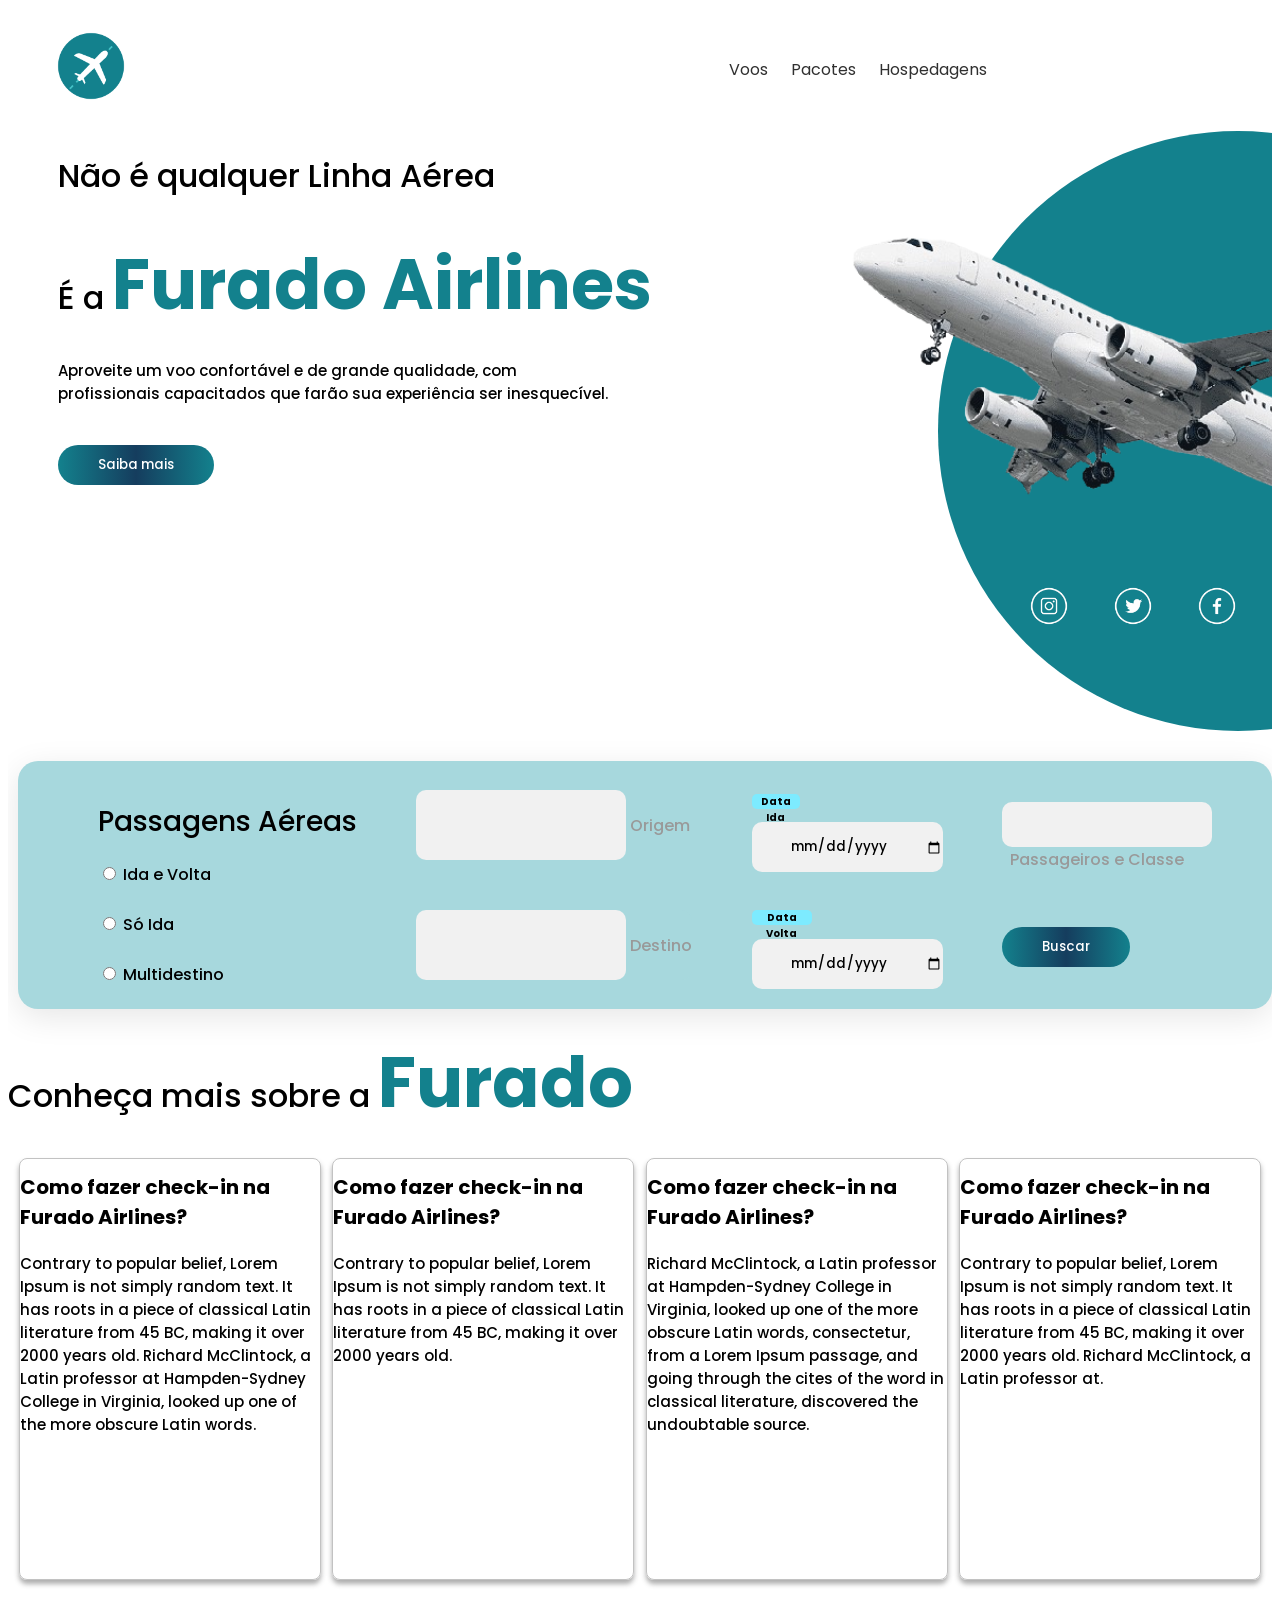
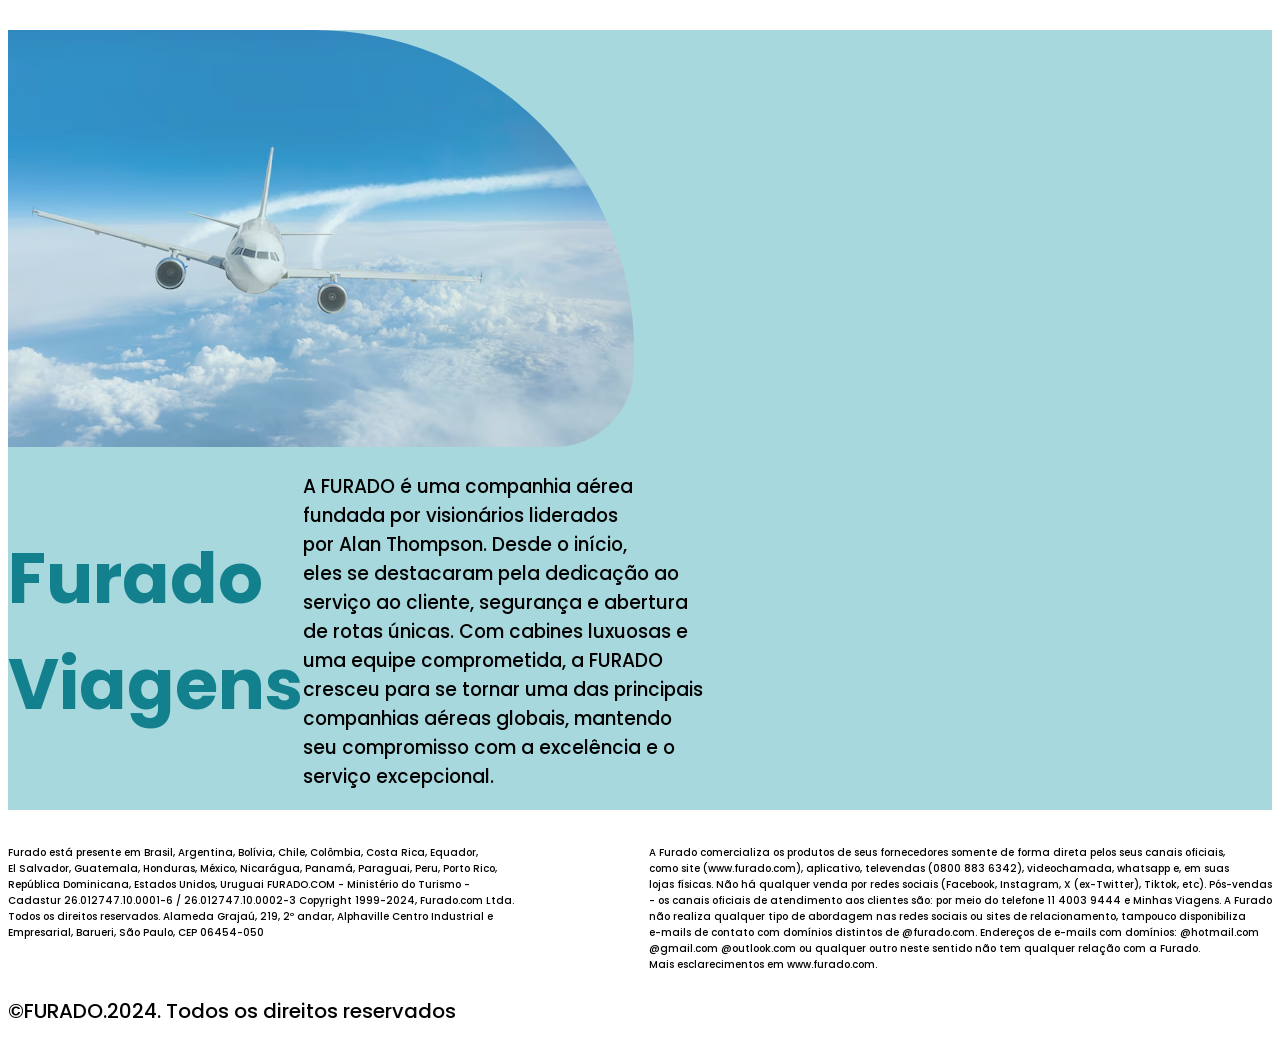
<file: index.html>
<!DOCTYPE html>
<html lang="pt-br">
<head>
    <meta charset="UTF-8">
    <meta name="viewport" content="width=device-width, initial-scale=1.0">
    <!--GOOGLE FONTS-->
    <link rel="preconnect" href="https://fonts.googleapis.com">
<link rel="preconnect" href="https://fonts.gstatic.com" crossorigin>
<link href="https://fonts.googleapis.com/css2?family=Poppins:ital,wght@0,100;0,200;0,300;0,400;0,500;0,600;0,700;0,800;0,900;1,100;1,200;1,300;1,400;1,500;1,600;1,700;1,800;1,900&display=swap" rel="stylesheet">
<link rel="stylesheet" href="https://cdnjs.cloudflare.com/ajax/libs/font-awesome/5.13.1/css/all.min.css">

    <title>PROJETO</title>
    <link href="css/stylep.css" rel="stylesheet"/>
</head>
<body>
    <header>
        <nav>
            <div class="logo"><img src="imagens/aviao.png" style="height: 2cm;">
            </div><!--logo-->
            <div class="menu">
               <u style="font-weight: bold;"><a href="http://127.0.0.1:5500/projeto2.html">Voos</a>
               <a href="http://127.0.0.1:5500/projeto3.html">Pacotes</a>
               <a href="http://127.0.0.1:5500/projeto4.html">Hospedagens</a></u>
               </div>
            </nav>
        </header>
        <div class="texto-sobre">
            <div class="text1"><h1>Não é qualquer Linha Aérea <p></p> É a <span style="color: #13818d; font-weight: bold;font-size: 70px;">   Furado Airlines</span></h1>
            <p style="font-size: 15px;">Aproveite um voo confortável e de grande qualidade, com <br>profissionais capacitados que farão sua experiência ser inesquecível.</br></p>
        <br> 
        <div class="botao">
            <a href="#researchbox"><button style="cursor: pointer;">Saiba mais</button></a>
        </div> 
    </div>
        <div class="bolazul"> <img src="/imagens/aviaoreal-removebg-preview.png"></div>
        <div class="socialmedia" id="socialmedia"> 
            <a href="https://www.instagram.com/latamairlines?utm_source=ig_web_button_share_sheet&igsh=ZDNlZDc0MzIxNw==">
                <img src="/imagens/insta.png" height="50px"></a>
            <a href="https://twitter.com/LATAM_BRA?ref_src=twsrc%5Egoogle%7Ctwcamp%5Eserp%7Ctwgr%5Eauthor">
                <img src="/imagens/twitter-removebg-preview.png" height="50px"></a>
            <a href="https://www.facebook.com/LATAMBrasil/?locale=pt_BR"><img src="/imagens/facebook.png" height="50px"></a>
        </div>
    </div>
     <div class="paidapesquisa">
    <div class="caixapesquisa" id="researchbox">
    <div class="caixa1">
        <h1 style="font-size: 28px;">Passagens Aéreas</h1>
        <input type="radio" name="tipo" value="Ida e volta"/> Ida e Volta  <br><br>
      <input type="radio" name="tipo" value="So Ida"/> Só Ida <br><br>
     <input type="radio" name="tipo" value="Multidestino" /> Multidestino
    </div>
    <div class="caixa2">
        <div class="caixa21">
          <div class="infos1">
        <input type="text" id="origem" class="campo1" placeholder="">
        <label for="origem" class="tag1">Origem</label>
    </div>
    <br> <br>
        <div class="infos2">
            <input type="text" id="destino" class="campo2" placeholder="">
            <label for="destino" class="tag2">Destino</label>
        </div>
        </div>
    </div>
    
        <div class="caixa22">
        <div class="calendário">
            <h4 style="font-size: 10px;">Data Ida</h4>
            <input type="date">
        </div>
        <br>
        <div class="calendário2">
            <h4 style="font-size: 10px;">Data Volta</h4>
            <input type="date">
        </div>
        </div>
        <div class="caixa23">
        <div class="passageiroseclasse">
            <input type="text" id="Passageirosclasse" class="campopc" placeholder="">
            <label for="passageiros e classe" class="campopc2">Passageiros e Classe</label>
        </div>
        <br> <br> <br>
        <div class="buscar">
            <a href="http://127.0.0.1:5500/paglogin.html"><button>Buscar</button></a> 
        </div>
    </div>
     </div>
    </div>

<div class="conheçamais">
    <h1>Conheça mais sobre a <span style="color: #13818d; font-weight: bold;font-size: 70px;">Furado</span></h1>
   </div>
<div class="informaçõesadd">
    <div class="cardsinform">
     <div class="conteudocard">
         <h1 style="font-size: 20px; font-weight: bold;">Como fazer check-in na Furado Airlines?</h1>
         <h4 style="font-size: 15px;">Contrary to popular belief, Lorem Ipsum is not simply random text. 
         It has roots in a piece of classical Latin literature from 45 BC,
          making it over 2000 years old. 
         Richard McClintock, a Latin professor at
          Hampden-Sydney College in Virginia, looked up one of the more obscure Latin words.</h4>
     </div>
    </div>
    <div class="cardsinform2">
        <div class="conteudocard2">
            <h1 style="font-size: 20px; font-weight: bold;">Como fazer check-in na Furado Airlines?</h1>
            <h4 style="font-size: 15px;">Contrary to popular belief, Lorem Ipsum is not simply random text. 
            It has roots in a piece of classical Latin literature from 45 BC,
             making it over 2000 years old. 
          </h4>
        </div>
       </div>
       <div class="cardsinform3">
        <div class="conteudocard3">
            <h1 style="font-size: 20px; font-weight: bold;">Como fazer check-in na Furado Airlines?</h1>
            <h4 style="font-size: 15px;">
            Richard McClintock, a Latin professor at
             Hampden-Sydney College in Virginia, looked up one of the more obscure Latin words, consectetur,
             from a Lorem Ipsum passage, and going through the cites of the word in classical literature, 
             discovered the undoubtable source.</h4>
        </div>
       </div>
       <div class="cardsinform4">
        <div class="conteudocard4">
            <h1 style="font-size: 20px; font-weight: bold;">Como fazer check-in na Furado Airlines?</h1>
            <h4 style="font-size: 15px;">Contrary to popular belief, Lorem Ipsum is not simply random text. 
            It has roots in a piece of classical Latin literature from 45 BC,
             making it over 2000 years old. 
            Richard McClintock, a Latin professor at.</h4>
        </div>
       </div>
    </div>
<br> <br>
    <div class="promoçao">
        <div class="imagempromo">
            <img src="imagens/aviao-no-ceu-sobre-o-ceu-nublado-700-8141.jpg" alt="">
        </div>
        <div class="textopromo">
            <div class="textopromo1">
        <H1 style="color: #13818d; font-weight: bold;font-size: 70px;">Furado <br> Viagens</H1>
    </div>
        <br><br> <br>
        <div class="textopromo2">
        <h3>A FURADO é uma companhia aérea <br> fundada por visionários liderados <br>por Alan Thompson. Desde o início, <br> eles se destacaram  pela dedicação ao <br>serviço ao cliente, segurança e abertura <br>de rotas únicas. Com cabines luxuosas e <br>uma equipe comprometida, 
             a FURADO <br> cresceu para se tornar uma das 
             principais <br> companhias aéreas globais, mantendo <br> seu compromisso com a excelência e o <br> serviço excepcional.</h3>
            </div>
            </div>
    </div>
    <br>
    <footer>
        <p class="um">Furado está presente em Brasil, Argentina, Bolívia, Chile, Colômbia, Costa Rica, Equador, 
        
            <br> El Salvador, Guatemala, Honduras, México, Nicarágua, Panamá, Paraguai, Peru, Porto Rico, 
            <br> República Dominicana, Estados Unidos, Uruguai
    
            FURADO.COM - Ministério do Turismo - 
            <br> Cadastur 26.012747.10.0001-6 / 26.012747.10.0002-3 Copyright 1999-2024, Furado.com Ltda. 
            <br> Todos os direitos reservados.
            
            Alameda Grajaú, 219, 2º andar, Alphaville Centro Industrial e 
            <br> Empresarial, Barueri, São Paulo, CEP 06454-050</p>
    <p class="dois">
        A Furado comercializa os produtos de seus fornecedores somente de forma direta pelos seus canais oficiais, <br> 
        como site (www.furado.com), aplicativo, televendas (0800 883 6342), videochamada, whatsapp e, em suas <br>
         lojas físicas. Não há qualquer venda por redes sociais (Facebook, Instagram, X (ex-Twitter), Tiktok, etc). Pós-vendas <br>
          - os canais oficiais de atendimento aos clientes são: por meio do telefone 11 4003 9444 e Minhas Viagens. A Furado <br>
           não realiza qualquer tipo de abordagem nas redes sociais ou sites de relacionamento, tampouco disponibiliza <br>
            e-mails de contato com domínios distintos de @furado.com. Endereços de e-mails com domínios: @hotmail.com <br>
             @gmail.com @outlook.com ou qualquer outro neste sentido não tem qualquer relação com a Furado. <br>
              Mais esclarecimentos em www.furado.com.
    </p>        
    </footer>
   <h1 style="font-size: 20px;"> &copy;FURADO.2024. Todos os direitos reservados</h1>
</body>
</html>
</file>
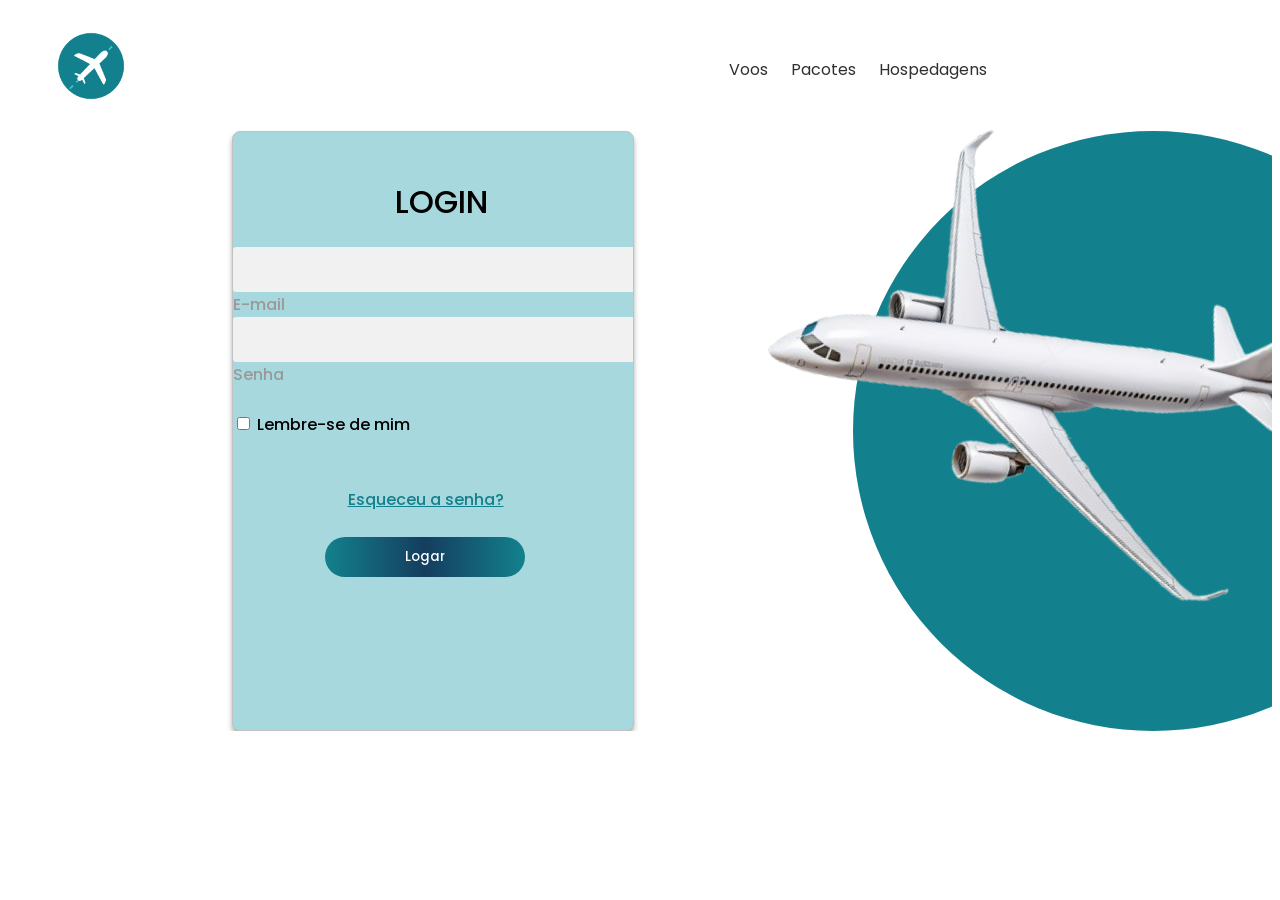
<file: paglogin.html>
<!DOCTYPE html>
<html lang="pt-br">
<head>
    <meta charset="UTF-8">
    <meta name="viewport" content="width=device-width, initial-scale=1.0">
    <!--GOOGLE FONTS-->
    <link rel="preconnect" href="https://fonts.googleapis.com">
<link rel="preconnect" href="https://fonts.gstatic.com" crossorigin>
<link href="https://fonts.googleapis.com/css2?family=Poppins:ital,wght@0,100;0,200;0,300;0,400;0,500;0,600;0,700;0,800;0,900;1,100;1,200;1,300;1,400;1,500;1,600;1,700;1,800;1,900&display=swap" rel="stylesheet">
<link rel="stylesheet" href="https://cdnjs.cloudflare.com/ajax/libs/font-awesome/5.13.1/css/all.min.css">
    <title>PROJETO</title>
    <link href="css/paglogin.css" rel="stylesheet"/>
</head>
<body>
    <header>
        <nav>
            <div class="logo"><a href="http://127.0.0.1:5500/projeto.html"><img src="imagens/aviao.png" style="height: 2cm;"></a>
            </div><!--logo-->
            <div class="menu">
               <u style="font-weight: bold;"><a href="http://127.0.0.1:5500/projeto2.html">Voos</a>
               <a href="http://127.0.0.1:5500/projeto3.html">Pacotes</a>
               <a href="http://127.0.0.1:5500/projeto4.html">Hospedagens</a></u>
               </div>
            </nav>
        </header>
        <div class="elementos">
        <div class="caixalogin">
            <br>
            <H1>LOGIN</H1>
            <div class="container">
                <input type="email" id="username" class="input-field" placeholder="">
                <label for="username" class="input-label">E-mail</label>
            </div>
            <div class="container">
                <input type="password" id="password" class="input-field" placeholder="">
                <label for="password" class="input-label">Senha</label>
            </div>
            <br>
            <div class="save">
                <input type="checkbox"> Lembre-se de mim
            </div> 
            <br> <br>
            <div class="esqueceu">
              <a href=" https://accounts.google.com/signin/recovery">
                Esqueceu a senha?
              </a>
            </div> 
            <br>
            <div class="containerlogin">
              <a href="http://127.0.0.1:5500/projeto2.html">  <button>
                    Logar
                </button>
            </a>
            </div>
        </div>
        <div class="bolazul"> <img src="/imagens/aviaologin.png"></div>
    </div>
</body>
</html>
</file>
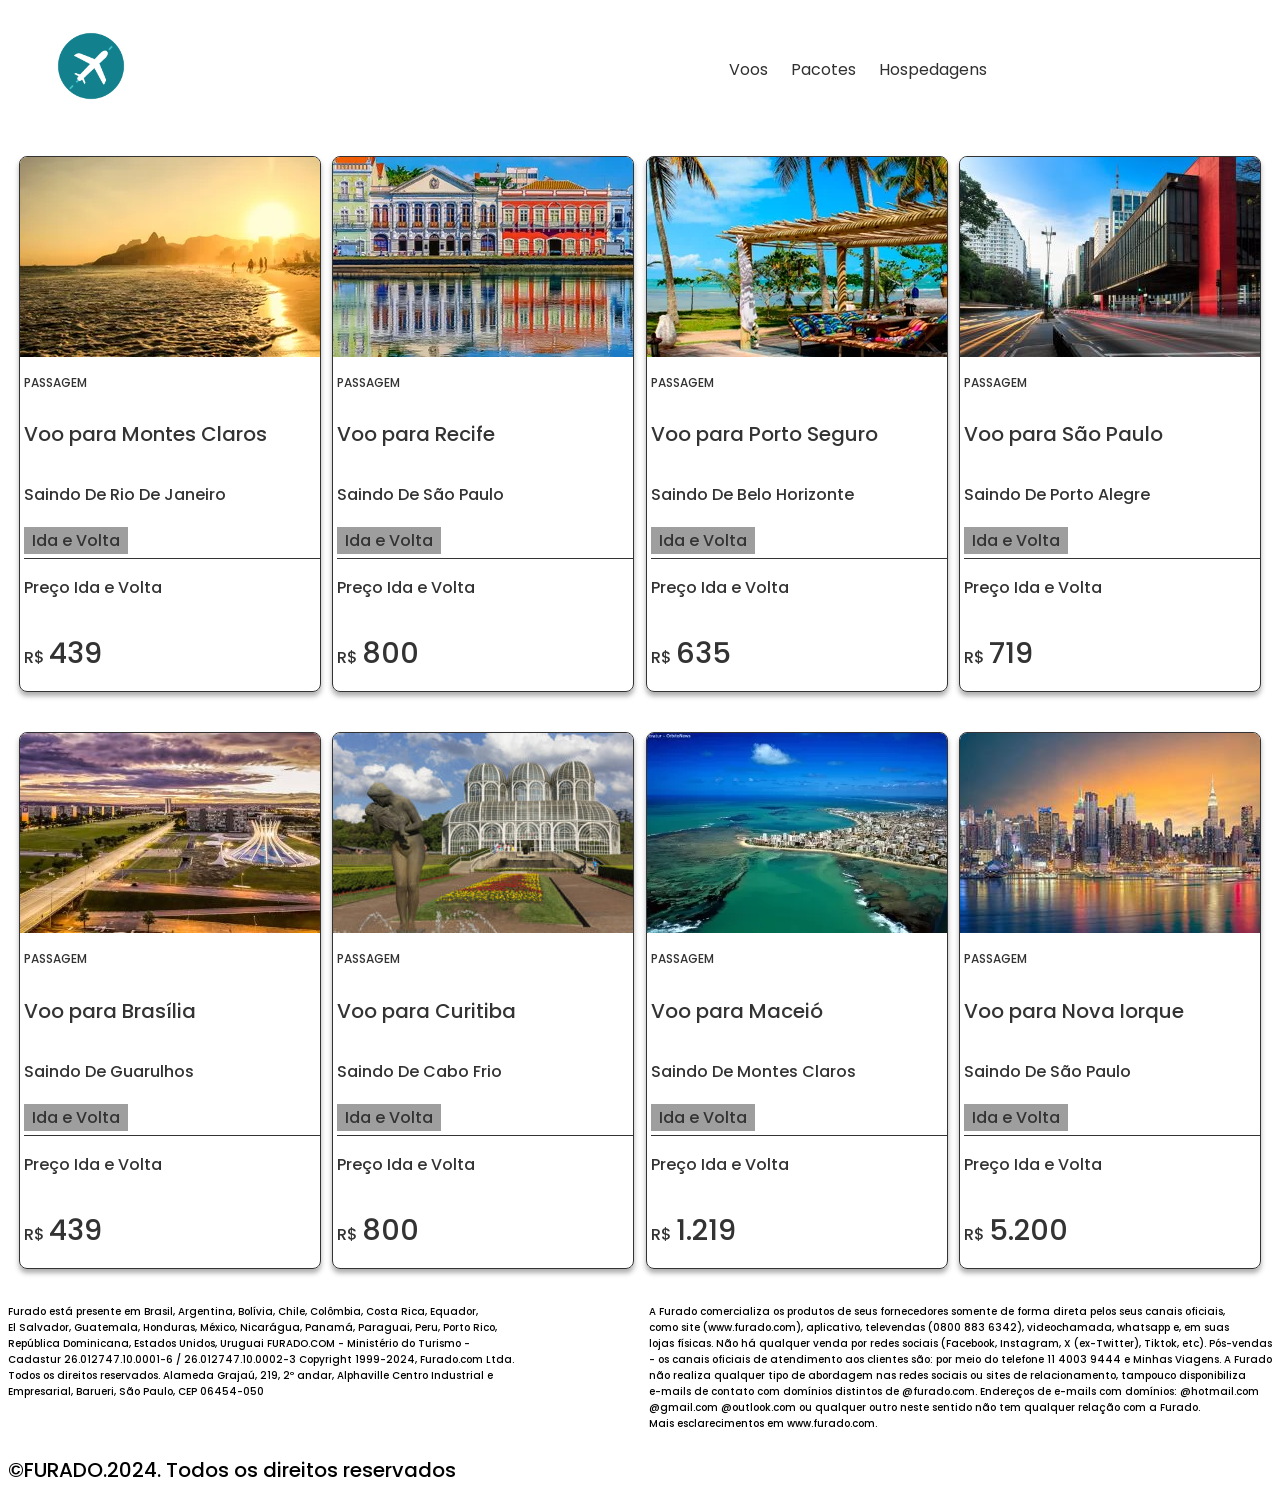
<file: projeto2.html>
<!DOCTYPE html>
<html lang="pt-br">
<head>
    <meta charset="UTF-8">
    <meta name="viewport" content="width=device-width, initial-scale=1.0">
    <!--GOOGLE FONTS-->
    <link rel="preconnect" href="https://fonts.googleapis.com">
<link rel="preconnect" href="https://fonts.gstatic.com" crossorigin>
<link href="https://fonts.googleapis.com/css2?family=Poppins:ital,wght@0,100;0,200;0,300;0,400;0,500;0,600;0,700;0,800;0,900;1,100;1,200;1,300;1,400;1,500;1,600;1,700;1,800;1,900&display=swap" rel="stylesheet">
    <!--GOOGLE FONTS-->
    <title>PROJETO pt.2</title>
    <link rel="stylesheet" href="css/stylep2.css">
</head>
<body>
    <header>
        <nav>
            <div class="logo"><a href="http://127.0.0.1:5500/projeto.html"><img src="imagens/aviao.png" style="height: 2cm;"></a></div><!--logo-->
            <div class="menu">
               <u style="font-weight: bold;"><a href="http://127.0.0.1:5500/projeto2.html">Voos</a>
               <a href="http://127.0.0.1:5500/projeto3.html">Pacotes</a>
               <a href="http://127.0.0.1:5500/projeto4.html">Hospedagens</a></u>
            </nav>
    </header>
            <br>
       <div class="cards">   
        <div class="card">

            <div class="card-img">
                <img src="/imagens/rio-de-janeiro-capa2019-01.jpg">
            </div>
    
            <div class="content">
                <h2>passagem</h2>
    
                <h1 style="font-weight: bold,; font-size: 20px;">Voo para Montes Claros</h1>
    
                <p>Saindo de Rio de Janeiro</p>
    
                <span>Ida e Volta</span>
    
                <div class="price">
                    <p>Preço Ida e Volta</p>
    
                    <p>R$ <span>439</span></p>
                </div>
            </div>
        </div>
        <div class="card2">

            <div class="card-img2">
                <img src="/imagens/recife.jpg">
            </div>
    
           <div class="content2">
                <h2>passagem</h2>
    
                <h1 style="font-weight: bold,; font-size: 20px;">Voo para Recife</h1>
    
                <p>Saindo de São Paulo</p>
    
                <span>Ida e Volta</span>
    
                <div class="price2">
                    <p>Preço Ida e Volta</p>
    
                    <p>R$ <span>800</span></p>
    
                </div>
    
            </div>
        </div>

        <div class="card3">

            <div class="card-img3">
                <img src="/imagens/porto seguro.webp">
            </div>
    
            <div class="content3">
                <h2>passagem</h2>
    
                <h1 style="font-weight: bold,; font-size: 20px;">Voo para Porto Seguro</h1>
    
                <p>Saindo de Belo Horizonte</p>
    
                <span>Ida e Volta</span>
    
                <div class="price3">
                    <p>Preço Ida e Volta</p>
    
                    <p>R$ <span>635</span></p>
    
                </div>
    
            </div>
        </div>
            
        <div class="card4">

            <div class="card-img4">
                <img src="/imagens/passeio-em-sao-paulo-300x200-1.jpg">
            </div>
    
            <div class="content4">
                <h2>passagem</h2>
    
                <h1 style="font-weight: bold,; font-size: 20px;">Voo para São Paulo</h1>
    
                <p>Saindo de Porto Alegre</p>
    
                <span>Ida e Volta</span>
    
                <div class="price4">
                    <p>Preço Ida e Volta</p>
    
                    <p>R$ <span>719</span></p>
    
                </div>
    
            </div>
        </div>

        <div class="card5">

            <div class="card-img5">
                <img src="/imagens/brasília.jpg">
            </div>
    
            <div class="content5">
                <h2>passagem</h2>
    
                <h1 style="font-weight: bold,; font-size: 20px;">Voo para Brasília</h1>
    
                <p>Saindo de Guarulhos</p>
    
                <span>Ida e Volta</span>
    
                <div class="price5">
                    <p>Preço Ida e Volta</p>
    
                    <p>R$ <span>439</span></p>
    
                </div>
            </div>
        </div>
<div class="card6">
        <div class="card-img6">
            <img src="/imagens/curitiba.jpg">
        </div>

       <div class="content6">
            <h2>passagem</h2>

            <h1 style="font-weight: bold,; font-size: 20px;">Voo para Curitiba</h1>

            <p>Saindo de Cabo Frio</p>

            <span>Ida e Volta</span>

            <div class="price6">
                <p>Preço Ida e Volta</p>

                <p>R$ <span>800</span></p>

            </div>

        </div>
    </div>
    
    <div class="card7">

        <div class="card-img7">
            <img src="/imagens/maceió.webp">
        </div>

        <div class="content7">
            <h2>passagem</h2>

            <h1 style="font-weight: bold,; font-size: 20px;">Voo para Maceió</h1>

            <p>Saindo de Montes Claros</p>

            <span>Ida e Volta</span>

            <div class="price7">
                <p>Preço Ida e Volta</p>

                <p>R$ <span>1.219</span></p>

            </div>

        </div>
    </div>

    <div class="card8">

        <div class="card-img8">
            <img src="/imagens/NYC.jpg">
        </div>

        <div class="content8">
            <h2>passagem</h2>

            <h1 style="font-weight: bold,; font-size: 20px;">Voo para Nova Iorque</h1>

            <p>Saindo de São Paulo</p>

            <span>Ida e Volta</span>

            <div class="price8">
                <p>Preço Ida e Volta</p>

                <p>R$ <span>5.200</span></p>

            </div>

        </div>
    </div>
</div>
<br>
<footer>
    <p class="um">Furado está presente em Brasil, Argentina, Bolívia, Chile, Colômbia, Costa Rica, Equador, 
    
        <br> El Salvador, Guatemala, Honduras, México, Nicarágua, Panamá, Paraguai, Peru, Porto Rico, 
        <br> República Dominicana, Estados Unidos, Uruguai

        FURADO.COM - Ministério do Turismo - 
        <br> Cadastur 26.012747.10.0001-6 / 26.012747.10.0002-3 Copyright 1999-2024, Furado.com Ltda. 
        <br> Todos os direitos reservados.
        
        Alameda Grajaú, 219, 2º andar, Alphaville Centro Industrial e 
        <br> Empresarial, Barueri, São Paulo, CEP 06454-050</p>
<p class="dois">
    A Furado comercializa os produtos de seus fornecedores somente de forma direta pelos seus canais oficiais, <br> 
    como site (www.furado.com), aplicativo, televendas (0800 883 6342), videochamada, whatsapp e, em suas <br>
     lojas físicas. Não há qualquer venda por redes sociais (Facebook, Instagram, X (ex-Twitter), Tiktok, etc). Pós-vendas <br>
      - os canais oficiais de atendimento aos clientes são: por meio do telefone 11 4003 9444 e Minhas Viagens. A Furado <br>
       não realiza qualquer tipo de abordagem nas redes sociais ou sites de relacionamento, tampouco disponibiliza <br>
        e-mails de contato com domínios distintos de @furado.com. Endereços de e-mails com domínios: @hotmail.com <br>
         @gmail.com @outlook.com ou qualquer outro neste sentido não tem qualquer relação com a Furado. <br>
          Mais esclarecimentos em www.furado.com.
</p>        
</footer>
<h1 style="font-size: 20px;">&copy;FURADO.2024. Todos os direitos reservados</h1></div>

</body>
</html>
</file>
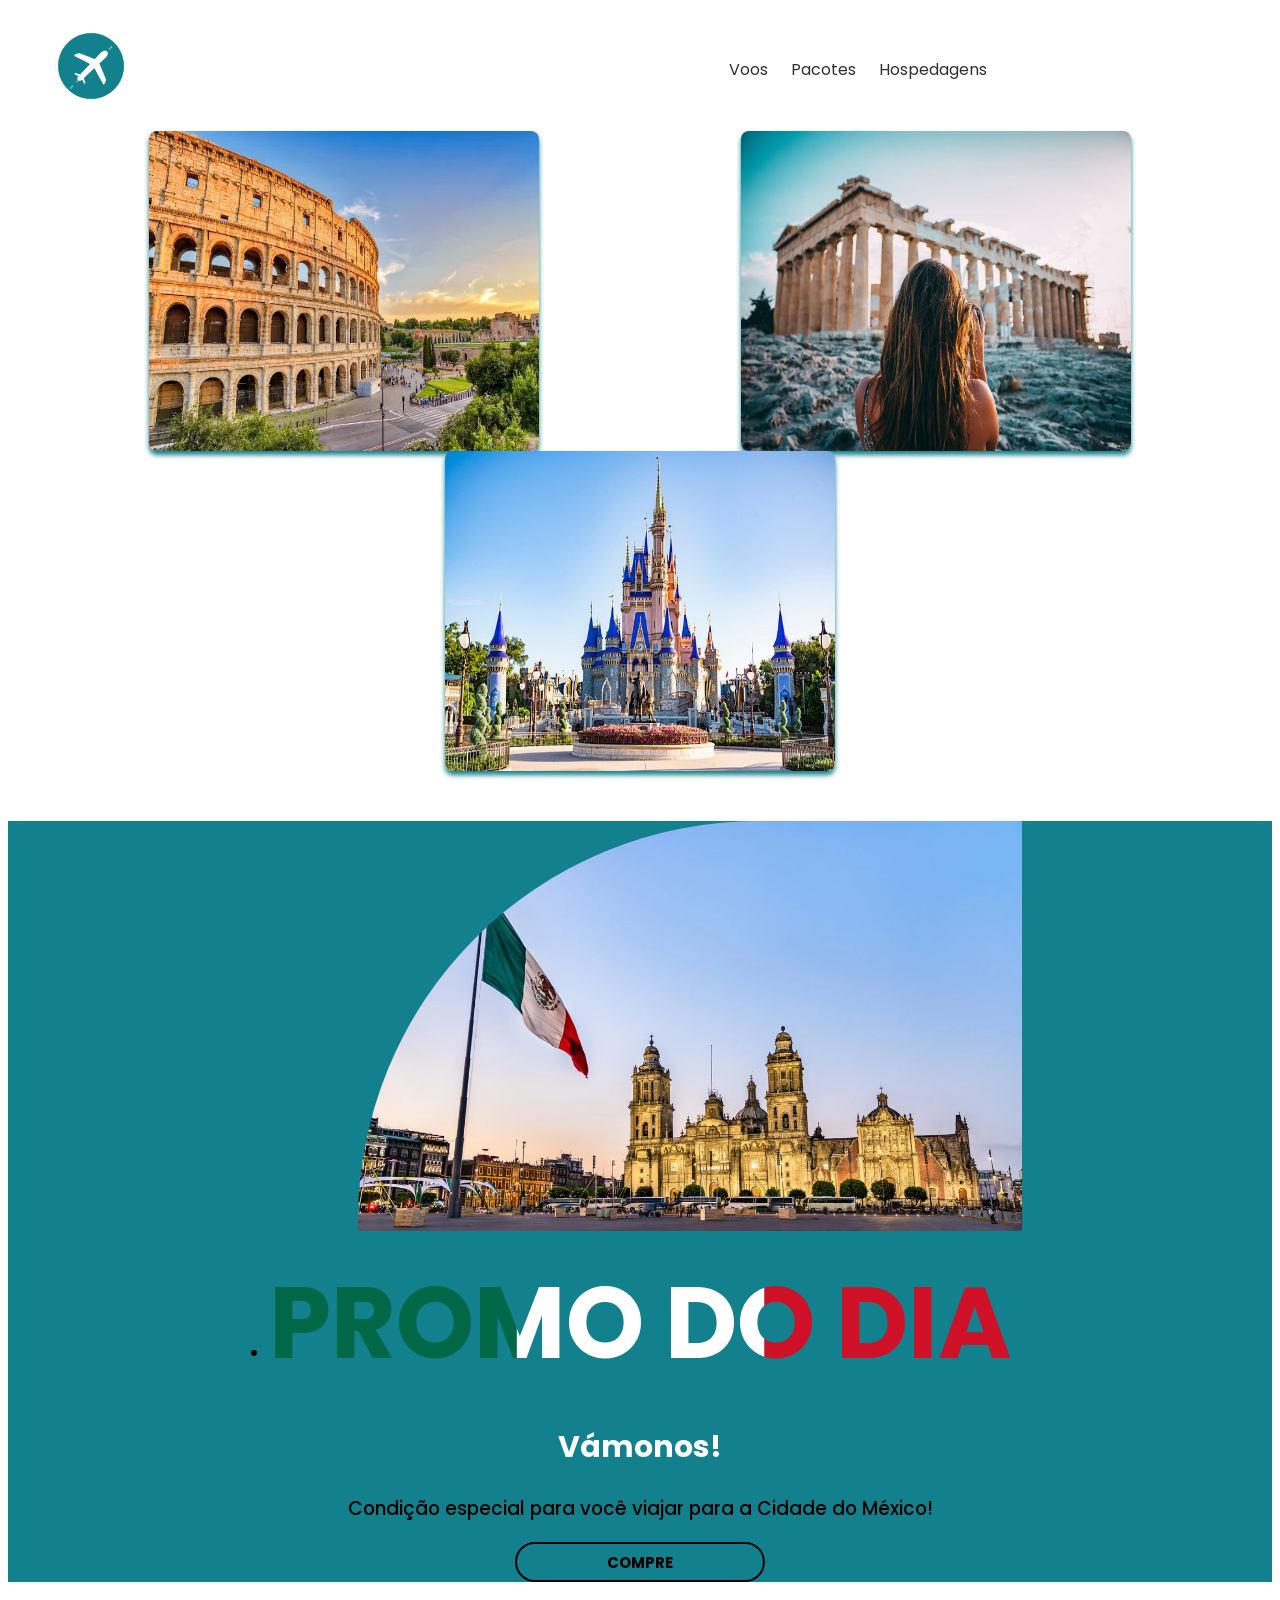
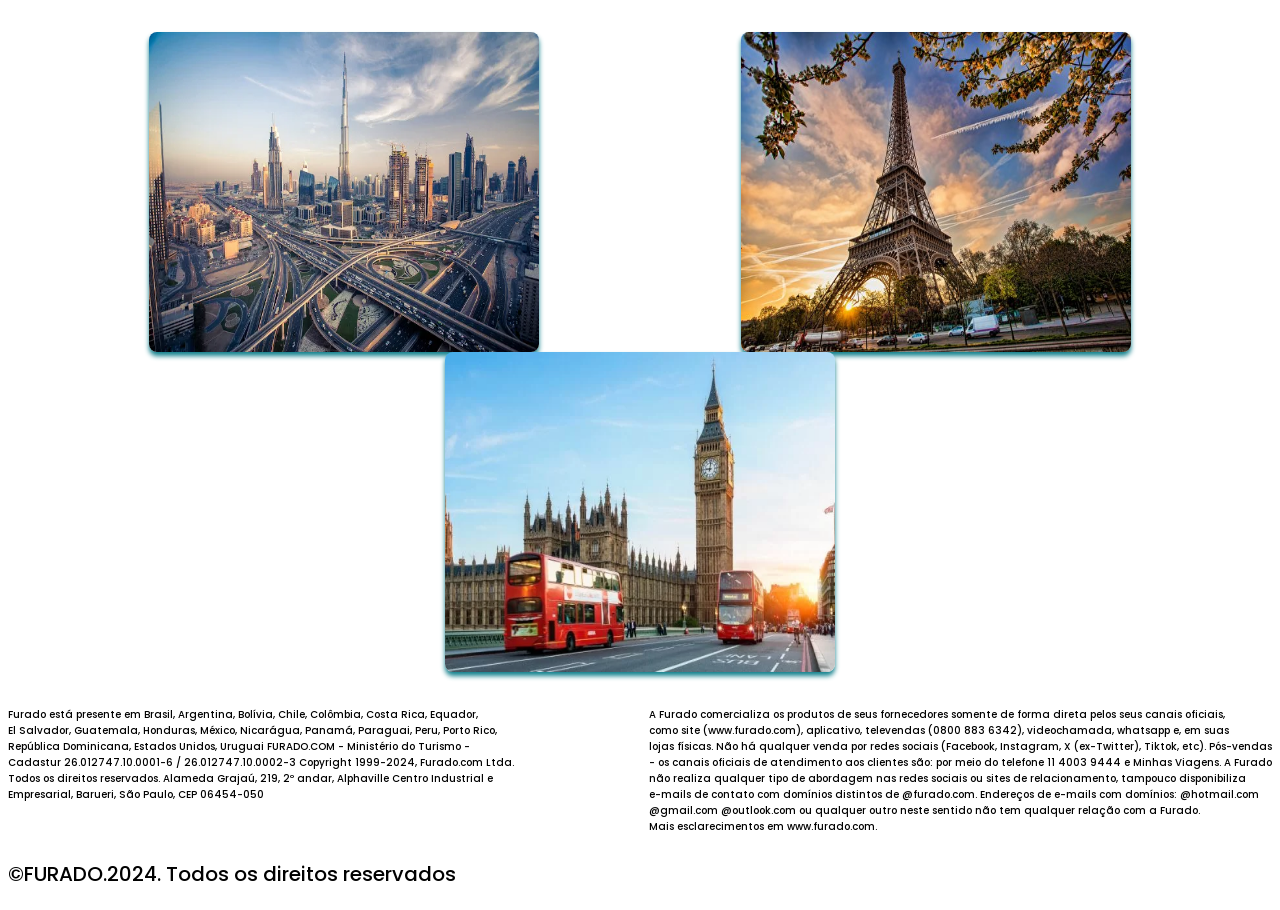
<file: projeto3.html>
<!DOCTYPE html>
<html lang="pt-BR">
<head>
  <meta charset="UTF-8">
  <meta name="viewport" content="width=device-width, initial-scale=1.0">
  <!--GOOGLE FONTS-->
  <link rel="preconnect" href="https://fonts.googleapis.com">
<link rel="preconnect" href="https://fonts.gstatic.com" crossorigin>
<link href="https://fonts.googleapis.com/css2?family=Poppins:ital,wght@0,100;0,200;0,300;0,400;0,500;0,600;0,700;0,800;0,900;1,100;1,200;1,300;1,400;1,500;1,600;1,700;1,800;1,900&display=swap" rel="stylesheet">
<link rel="stylesheet" href="https://cdnjs.cloudflare.com/ajax/libs/font-awesome/5.13.1/css/all.min.css">
  <title>PROJETO pt.3</title>
    <link rel="stylesheet" href="/css/stylep3.css">
</head>
<body>
  <header>
    <nav>
        <div class="logo"> <a href="http://127.0.0.1:5500/projeto.html"><img src="imagens/aviao.png" style="height: 2cm;"></a>
        </div><!--logo-->
        <div class="menu">
           <u style="font-weight: bold;"><a href="http://127.0.0.1:5500/projeto2.html">Voos</a>
           <a href="http://127.0.0.1:5500/projeto3.html">Pacotes</a>
           <a href="http://127.0.0.1:5500/projeto4.html">Hospedagens</a></u>
           </div>
        </nav>
    </header>
    <div class="cards">
    <a href="#"><div class="capa">
      <div class="pacotes">
          <img src="/imagens/coliseu.webp" alt="">
          <div class="price-card">
              <BR></BR>
              <h2>Pacote Família</h2>
               <div class="price">R$ 2.600,00</div>
               <H1>ITÁLIA</H1>
               <button>SAIBA MAIS</button>
       </div> 
      </div>
      </div>
    </a>
    <a href="#"><div class="capa2">
      <div class="pacotes2">
          <img src="/imagens/grécia.jpg" alt="">
          <div class="price-card2">
              <BR></BR>
              <h2>Pacote Turismo</h2>
               <div class="price2">R$ 1.599,00</div>
               <H1>GRÉCIA</H1>
               <button>SAIBA MAIS</button>
       </div> 
      </div>
      </div>
    </a>
    <a href="#"><div class="capa3">
      <div class="pacotes3">
          <img src="/imagens/disney.jpg" alt="">
          <div class="price-card3">
              <BR></BR>
              <h2>Pacote Disney</h2>
               <div class="price3">R$ 3.800,00</div>
               <H1>ORLANDO</H1>
               <button>SAIBA MAIS</button>
       </div> 
      </div>
      </div>
    </a>
  </div>
  <br> <br>
  <div class="promoçao">
    <div class="imagempromo">
        <img src="imagens/mexico.jpg.webp" alt="">
    </div>
    <div class="textopromo">
    <H1>PROMO DO DIA</H1>
    <h2>Vámonos!</h2>
    <h3>Condição especial para você viajar para a Cidade do México!</h3>
   <div class="buttonalign">
    <button>COMPRE</button>
  </div>
</div>
</div>
<br> <br>
<div class="cards">
  <a href="#"><div class="capa">
    <div class="pacotes">
        <img src="/imagens/predio-avenida-dubai.webp" alt="">
        <div class="price-card">
            <BR></BR>
            <h2>Pacote Casal</h2>
             <div class="price">R$ 7.600,00</div>
             <H1>DUBAI</H1>
             <button>SAIBA MAIS</button>
     </div> 
    </div>
    </div>
  </a>
  <a href="#"><div class="capa2">
    <div class="pacotes2">
        <img src="/imagens/paris.jpg" alt="">
        <div class="price-card2">
            <BR></BR>
            <h2>Pacote Amizade</h2>
             <div class="price2">R$ 6.900,00</div>
             <H1>FRANÇA</H1>
             <button>SAIBA MAIS</button>
     </div> 
    </div>
    </div>
  </a>
  <a href="#"><div class="capa3">
    <div class="pacotes3">
        <img src="/imagens/Londres.webp" alt="">
        <div class="price-card3">
            <BR></BR>
            <h2>Pacote Felicidade</h2>
             <div class="price3">R$ 4.800,00</div>
             <H1>INGLATERRA</H1>
             <button>SAIBA MAIS</button>
     </div> 
    </div>
    </div>
  </a>
</div>
<br>
<footer>
  <p class="um">Furado está presente em Brasil, Argentina, Bolívia, Chile, Colômbia, Costa Rica, Equador, 
  
      <br> El Salvador, Guatemala, Honduras, México, Nicarágua, Panamá, Paraguai, Peru, Porto Rico, 
      <br> República Dominicana, Estados Unidos, Uruguai

      FURADO.COM - Ministério do Turismo - 
      <br> Cadastur 26.012747.10.0001-6 / 26.012747.10.0002-3 Copyright 1999-2024, Furado.com Ltda. 
      <br> Todos os direitos reservados.
      
      Alameda Grajaú, 219, 2º andar, Alphaville Centro Industrial e 
      <br> Empresarial, Barueri, São Paulo, CEP 06454-050</p>
<p class="dois">
  A Furado comercializa os produtos de seus fornecedores somente de forma direta pelos seus canais oficiais, <br> 
  como site (www.furado.com), aplicativo, televendas (0800 883 6342), videochamada, whatsapp e, em suas <br>
   lojas físicas. Não há qualquer venda por redes sociais (Facebook, Instagram, X (ex-Twitter), Tiktok, etc). Pós-vendas <br>
    - os canais oficiais de atendimento aos clientes são: por meio do telefone 11 4003 9444 e Minhas Viagens. A Furado <br>
     não realiza qualquer tipo de abordagem nas redes sociais ou sites de relacionamento, tampouco disponibiliza <br>
      e-mails de contato com domínios distintos de @furado.com. Endereços de e-mails com domínios: @hotmail.com <br>
       @gmail.com @outlook.com ou qualquer outro neste sentido não tem qualquer relação com a Furado. <br>
        Mais esclarecimentos em www.furado.com.
</p>        
</footer>
<h1 style="font-size: 20px;">&copy;FURADO.2024. Todos os direitos reservados</h1></div>
</body>
</html>
</file>
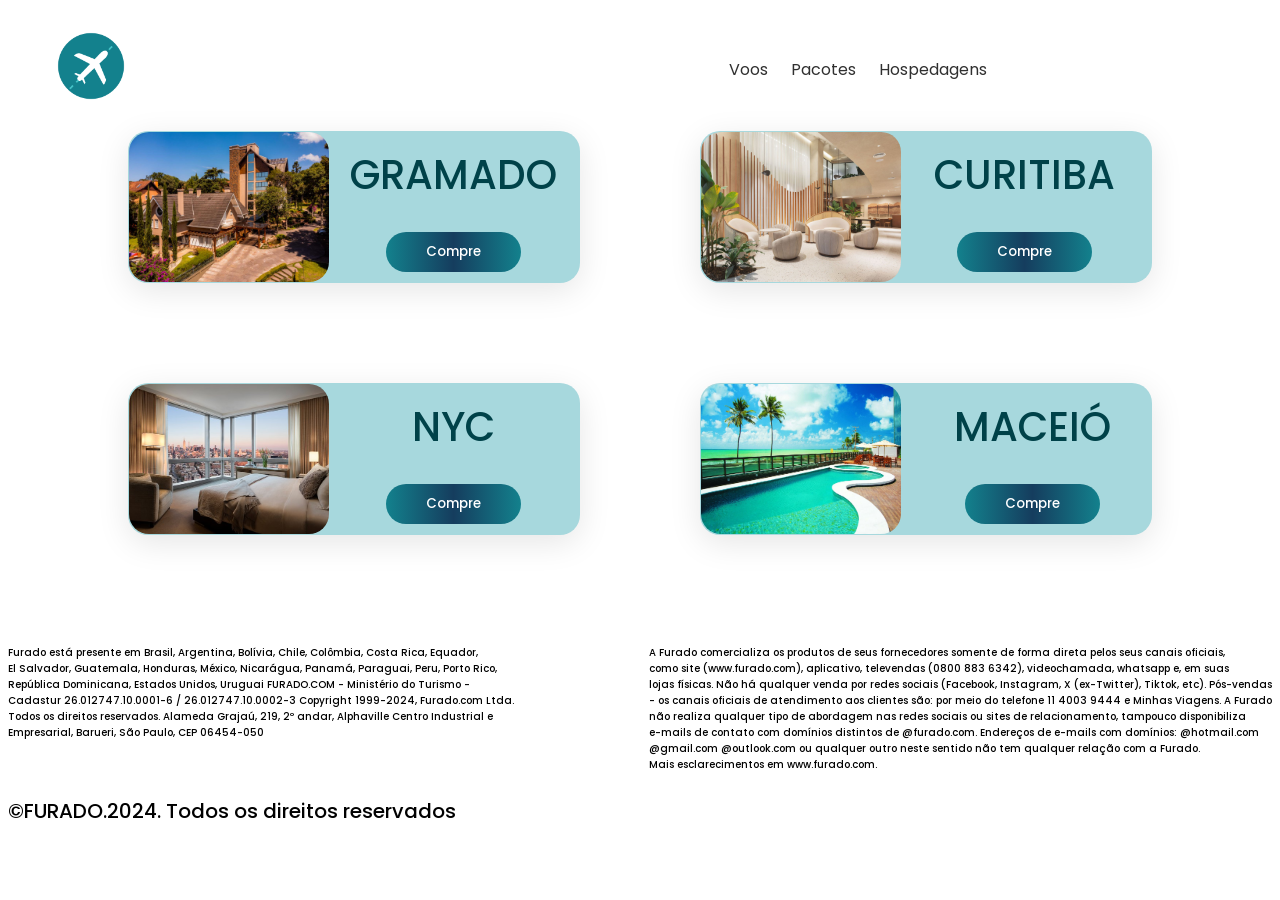
<file: projeto4.html>
<!DOCTYPE html>
<html lang="pt-br">
<head>
    <meta charset="UTF-8">
    <meta name="viewport" content="width=device-width, initial-scale=1.0">
    <!--GOOGLE FONTS-->
    <link rel="preconnect" href="https://fonts.googleapis.com">
<link rel="preconnect" href="https://fonts.gstatic.com" crossorigin>
<link href="https://fonts.googleapis.com/css2?family=Poppins:ital,wght@0,100;0,200;0,300;0,400;0,500;0,600;0,700;0,800;0,900;1,100;1,200;1,300;1,400;1,500;1,600;1,700;1,800;1,900&display=swap" rel="stylesheet">
    <!--GOOGLE FONTS-->
    <title>PROJETO pt.4</title>
    <link rel="stylesheet" href="css/stylep4.css">
</head>
<body>
    <header>
        <nav>
            <div class="logo"><a href="http://127.0.0.1:5500/projeto.html"><img src="imagens/aviao.png" style="height: 2cm;"></a></div><!--logo-->
            <div class="menu">
               <u style="font-weight: bold;"><a href="http://127.0.0.1:5500/projeto2.html">Voos</a>
               <a href="http://127.0.0.1:5500/projeto3.html">Pacotes</a>
               <a href="http://127.0.0.1:5500/projeto4.html">Hospedagens</a></u>
            </nav>
    </header>
    <div class="hosps">
    <div class="hosp1">
        <img src="/imagens/hosp1.jpeg">
        <div class="fila1">
        <h3>R$ 200,00</h3> 
        <p>Diária</p>
    </div>
        <div class="fila2">
        <h1>GRAMADO</h1>
        <button style="cursor: pointer;">Compre</button>
    </div>
    </div>
    <div class="hosp2">
        <img src="/imagens/hosp2.jpg">
        <div class="fila12">
        <h3>R$ 200,00</h3> 
        <p>Diária</p>
    </div>
        <div class="fila22">
        <h1>CURITIBA</h1>
        <button style="cursor: pointer;">Compre</button>
    </div>
    </div>
    <div class="hosp3">
        <img src="/imagens/hosp3.jpg">
        <div class="fila13">
        <h3>R$ 200,00</h3> 
        <p>Diária</p>
    </div>
        <div class="fila23">
        <h1>NYC</h1>
        <button style="cursor: pointer;">Compre</button>
    </div>
    </div>
    <div class="hosp4">
        <img src="/imagens/hosp4.jpg">
        <div class="fila14">
        <h3>R$ 200,00</h3> 
        <p>Diária</p>
    </div>
        <div class="fila24">
        <h1>MACEIÓ</h1>
        <button style="cursor: pointer;">Compre</button>
    </div>
    </div>
</div>
<br> <br> <br> <br>
<footer>
    <p class="um">Furado está presente em Brasil, Argentina, Bolívia, Chile, Colômbia, Costa Rica, Equador, 
    
        <br> El Salvador, Guatemala, Honduras, México, Nicarágua, Panamá, Paraguai, Peru, Porto Rico, 
        <br> República Dominicana, Estados Unidos, Uruguai

        FURADO.COM - Ministério do Turismo - 
        <br> Cadastur 26.012747.10.0001-6 / 26.012747.10.0002-3 Copyright 1999-2024, Furado.com Ltda. 
        <br> Todos os direitos reservados.
        
        Alameda Grajaú, 219, 2º andar, Alphaville Centro Industrial e 
        <br> Empresarial, Barueri, São Paulo, CEP 06454-050</p>
<p class="dois">
    A Furado comercializa os produtos de seus fornecedores somente de forma direta pelos seus canais oficiais, <br> 
    como site (www.furado.com), aplicativo, televendas (0800 883 6342), videochamada, whatsapp e, em suas <br>
     lojas físicas. Não há qualquer venda por redes sociais (Facebook, Instagram, X (ex-Twitter), Tiktok, etc). Pós-vendas <br>
      - os canais oficiais de atendimento aos clientes são: por meio do telefone 11 4003 9444 e Minhas Viagens. A Furado <br>
       não realiza qualquer tipo de abordagem nas redes sociais ou sites de relacionamento, tampouco disponibiliza <br>
        e-mails de contato com domínios distintos de @furado.com. Endereços de e-mails com domínios: @hotmail.com <br>
         @gmail.com @outlook.com ou qualquer outro neste sentido não tem qualquer relação com a Furado. <br>
          Mais esclarecimentos em www.furado.com.
</p>        
</footer>
<h1 style="font-size: 20px;">&copy;FURADO.2024. Todos os direitos reservados</h1></div>
</body>
</html>
</file>
<file: css/stylep.css>
*{
    font-family: "Poppins", sans-serif;
  font-weight: 500;
  font-style: normal;
}

html, body{
    overflow-x: hidden;
}

nav{
    display: flex;
    max-width: 1280px;
    margin: 0 auto;
    padding: 0 2%;
    }

.logo{
  padding: 20px ;
  width: 50%;
  height: 50%;
 }

 .menu{
    padding: 4%;
 }

.menu a{ 
    color: rgb(48, 48, 48);
    text-decoration: none;
    font-weight: lighter;
    margin-right: 20px;
    display: inline-block;
    transition: .2s;
}

.menu a:hover{
color: black;
transform: scale(1.30);
}

.menu u{
text-decoration: none;
}

.texto-sobre{
    margin-left: 50px;
    display:flex;
    justify-content: space-between;
}

.botao button{
    content: '';
    border: 0;
    background-color: #13818d;
    background: linear-gradient(90deg,
    #13818d, #153d5e, #13818d
    );
    color: white;
    border-radius: 20px;
  padding: 10px 40px;
   cursor: pointer;
}

.bolazul{
    display: flex;
    justify-content: center;
    margin-right: -800px;
    height: 600px;
    width: 600px;
    border-radius: 60%;
background-color: #13818d;
}

.bolazul img{
    margin-right: 100px;
    margin-top: 80px;
    height: 350px;
}

.socialmedia img{
    margin-top: 450px;
    margin-right: 30px;
}

.caixapesquisa{
  display: flex;
  flex-wrap: wrap;
  justify-content: space-evenly;
  align-items: center;
   margin-left: 10px;
    margin-top: 30px;
    background: #a7d8dd;
    border-radius: 20px;
    backdrop-filter: blur(10px);
    padding: 20px;
    box-shadow: 0 8px 32px rgba(0, 0, 0, 0.1);
}

.caixa2{
  display: flex;
  flex-wrap: wrap;
  justify-content: space-between;
  align-items:center;
}

.caixa21{
display: flex;
flex-direction: column;
}


.campo1{

  width: 190px; padding: 10px; height: 50px;
  border: none; border-radius: 10px;
  background-color: #f1f1f1;
transition: 0.3s;
font-size: 16px; 
}

 
.tag1{
  color: #999;
  transform: translateY(20%);
  transition: top 0.9s; font-size: 0.3s; color: 0.3s;
}

.campo1:focus+.tag1,
.campo1:not(:placeholder-shown)+.tag1{
   font-size: 9px;
  color: #000; padding: 3px;
  background-color: #7debff;
  border-radius: 5px; font-weight: 700;
}

.infos2 {
  border-radius: 10px ;
  background-color: #a7d8dd;
  border: none;
  text-align: center;
}

.campo2{

  width: 190px; padding: 10px; height: 50px;
  border: none; border-radius: 10px;
  background-color: #f1f1f1;
transition: box shadow 0,3s;
font-size: 16px; 
}

.tag2{
  color: #999; 

}

.campo2:focus+.tag2,
.campo2:not(:placeholder-shown)+.tag2{
 font-size: 9px;
  color: #000; padding: 3px;
background-color: #7debff;
  border-radius: 5px; font-weight: 700;

}

.caixa22{
  display: flex;
  flex-direction: column;

}


.calendário h4{
  font-weight: bold;
  text-align: center;
  height: 15px;
  width: 48px;
  border-radius: 5px;
  background-color: #7debff;
}  

.calendário input {
  height: 50px;
  width: 190px;
  border-radius: 10px ;
  background-color: #f1f1f1;
  border: none;
  text-align: center;
}


.calendário2 input{
  height: 50px;
  width: 190px;
  border-radius: 10px ;
  background-color: #f1f1f1;
  border: none;
  text-align: center;
}

.calendário2 h4{
  font-weight: bold;
  text-align: center;
  height: 15px;
  width: 60px;
  border-radius: 5px;
  background-color: #7debff;
}  

.caixa23{
 
}

.passageiroseclasse{
   height: 50px;
  width: 190px;
  border-radius: 10px ;
  background-color: #a7d8dd;
  border: none;
  text-align: center;
}


.campopc{
  width: 190px; padding: 10px; 
  border: none; border-radius: 10px;
  background-color: #f1f1f1;
transition: box shadow 0,3s;
font-size: 16px; 
}

 
.campopc2{
  color: #999; top: 25px; left: 10px;
  transform: translateY(-50%);
  transition: top 0.3s; font-size: 0.3s; color: 0.3s;
}

.campopc:focus+.campopc2,
.campopc:not(:placeholder-shown)+.campopc2{
   font-size: 9px;
  color: #000; padding: 3px;
  background-color: #7debff;
  border-radius: 5px; font-weight: 700;
}

.informaçõesadd{
    display: flex;
    justify-content: space-evenly;
    flex-wrap:wrap;
}

.cardsinform{
    height: 420px;
    width: 300px;
    border: 1px solid #c2c2c2;
    border-radius: 8px;
    overflow: hidden;
    box-shadow: 0px 4px 5px 0px rgba(51, 51, 51, 0.4);
  }

  .cardsinform2{
    height: 420px;
    width: 300px;
    border: 1px solid #c2c2c2;
    border-radius: 8px;
    overflow: hidden;
    box-shadow: 0px 4px 5px 0px rgba(51, 51, 51, 0.4);
  }

  .cardsinform3{
    height: 420px;
    width: 300px;
    border: 1px solid #c2c2c2;
    border-radius: 8px;
    overflow: hidden;
    box-shadow: 0px 4px 5px 0px rgba(51, 51, 51, 0.4);
  }

  .cardsinform4{
    height: 420px;
    width: 300px;
    border: 1px solid #c2c2c2;
    border-radius: 8px;
    overflow: hidden;
    box-shadow: 0px 4px 5px 0px rgba(51, 51, 51, 0.4);
  }

  .promoçao{
    display: flex;
    flex-wrap: wrap;
    justify-content: space-between;
    background-color: #a7d8dd;
  }
  
  .imagempromo img{
    border-top-right-radius: 320px;
    border-bottom-right-radius: 80px;
    opacity: 0.7;
  }

  .textopromo{
    display: flex;
    justify-content: space-around;
    align-items: center;
  }

footer{
  display: flex;
  font-size: 10px;
  justify-content: space-between;
}

  .buscar button{
    content: '';
    border: 0;
    background-color: #13818d;
    background: linear-gradient(90deg,
    #13818d, #153d5e, #13818d
    );
    color: white;
    border-radius: 20px;
  padding: 10px 40px;
   cursor: pointer;
}
</file>
<file: css/paglogin.css>
*{
  font-family: "Poppins", sans-serif;
font-weight: 500;
font-style: normal;
}

html, body{
  overflow-x: hidden;
  overflow-y: hidden;
}

nav{
  display: flex;
  max-width: 1280px;
  margin: 0 auto;
  padding: 0 2%;
  }

.logo{
padding: 20px ;
width: 50%;
height: 50%;
}

.menu{
  padding: 4%;
}

.menu a{ 
  color: rgb(48, 48, 48);
  text-decoration: none;
  font-weight: lighter;
  margin-right: 20px;
  display: inline-block;
  transition: .2s;
}

.menu a:hover{
color: black;
transform: scale(1.30);
}

.menu u{
text-decoration: none;
}

.elementos{
  display: flex;
  justify-content: space-evenly;
  flex-wrap: wrap;
}

.caixalogin{
  margin-left: 5px;
  display: flex;
   flex-direction: column;
   flex-wrap: wrap;
   width:400px;
  justify-content: left;
  border: 1px solid #c2c2c2;
  background-color: #a7d8dd;
  border-radius: 8px;
  overflow: hidden;
  box-shadow: 0px 4px 5px 0px rgba(51, 51, 51, 0.4);
}

.caixalogin H1{
  text-align: center;
}

.input-field{
  width: 397px; padding: 10px;
  border: none; border-radius: 3px;
  background-color: #f1f1f1;
font-size: 16px; 
}

.input-label{
  color: #999;
 
}

.input-field:focus+.input-label,
.input-field:not(:placeholder-shown)+.input-label{
 font-size: 9px;
  color: #000; padding: 3px;
  background-color: #7debff;
  border-radius: 3px; font-weight: 700;

}

.save{
  color: #000000;
}

.esqueceu{
  text-align: center;
  margin-left: -8%;
}

.esqueceu a{
  color: #13818d;
}

.containerlogin button{
  margin-bottom: 10%;
  margin-left: 22%;
 width: 200px;
  border: 0;
  background-color: #13818d;
  background: linear-gradient(90deg,
  #13818d, #153d5e, #13818d
  );
  color: white;
  border-radius: 20px;
padding: 10px 40px;
 cursor: pointer;
}

.finale a{
  color: #13818d;
}

.bolazul{
  display: flex;
  justify-content: center;
  margin-right: -400px;
  height: 600px;
  width: 600px;
  border-radius: 60%;
background-color: #13818d;
}

.bolazul img{
  margin-right: 200px;
  margin-top: -100px;
  height: 650px;
  rotate: 15deg;
  animation: mover 3s linear ;
}

@keyframes mover {
  from {
    transform: translateX(0px);
  }
  to {
    transform: translateX(-1500px);
  }
}
</file>
<file: css/stylep2.css>
*{
    font-family: "Poppins", sans-serif;
  font-weight: 500;
  font-style: normal;
}

html, body{
    overflow-x: hidden;
}

nav{
    display: flex;
    max-width: 1280px;
    margin: 0 auto;
    padding: 0 2%;
    }

.logo{
  padding: 20px ;
  width: 50%;
  height: 50%;
 }

 .menu{
    padding: 4%;
 }

.menu a{ 
    color: rgb(48, 48, 48);
    text-decoration: none;
    font-weight: lighter;
    margin-right: 20px;
    display: inline-block;
    transition: .2s;
}

.menu a:hover{
color: black;
transform: scale(1.30);
}

.menu u{
text-decoration: none;
}

.cards{
    display: flex;
    flex-wrap: wrap;
    justify-content: space-evenly;
}

.card {
    display: flex;
    flex-direction: column;
    border: 1px solid rgb(51, 51, 51);
    border-radius: 8px;
    overflow: hidden;
    box-shadow: 0px 4px 5px 0px rgba(51, 51, 51, 0.4);
    cursor: pointer;
}

.card-img img {
    max-width: 100%;
    background-size: cover;
}

.content {
    display: flex;
    width: 100%;
    flex-direction: column;
    color: #333;
    gap: 4px;
    padding: 0 4px;
}

.content>h2 {
    text-transform: uppercase;
    font-size: 12px;
}

.content>h1 {
    font-size: 16px;
}

.content>p {
    text-transform: capitalize;
}

.content>span {
    background-color: #9e9e9e;
    display: flex;
    align-items: center;
    justify-content: center;
    padding: 1px 2px;
    width: 100px;
}

.content .price {
    border-top: 1px solid #333;
    display: flex;
    flex-direction: column;
   
}

.price p span {
    font-size: 1.8rem;
}

.card2 {
    display: flex;
    flex-direction: column;
    border: 1px solid rgb(51, 51, 51);
    border-radius: 8px;
    overflow: hidden;
    box-shadow: 0px 4px 5px 0px rgba(51, 51, 51, 0.4);
    cursor: pointer;
}

.card-img2 img {
    max-width: 100%;
    background-size: cover;
}

.content2 {
    display: flex;
    width: 100%;
    flex-direction: column;
    color: #333;
    gap: 4px;
    padding: 0 4px;
}

.content2>h2 {
    text-transform: uppercase;
    font-size: 12px;
}

.content2>h1 {
    font-size: 16px;
}

.content2>p {
    text-transform: capitalize;
}

.content2>span {
    background-color: #9e9e9e;
    display: flex;
    align-items: center;
    justify-content: center;
    padding: 1px 2px;
    width: 100px;
}

.content2 .price2 {
    border-top: 1px solid #333;
    display: flex;
    flex-direction: column;
   
}

.price2 p span {
    font-size: 1.8rem;
}

.card3 {
    display: flex;
    flex-direction: column;
    border: 1px solid rgb(51, 51, 51);
    border-radius: 8px;
    overflow: hidden;
    box-shadow: 0px 4px 5px 0px rgba(51, 51, 51, 0.4);
    cursor: pointer;
}

.card-img3 img {
    max-width: 100%;
    background-size: cover;
}

.content3 {
    display: flex;
    width: 100%;
    flex-direction: column;
    color: #333;
    gap: 4px;
    padding: 0 4px;
}

.content3>h2 {
    text-transform: uppercase;
    font-size: 12px;
}

.content3>h1 {
    font-size: 16px;
}

.content3>p {
    text-transform: capitalize;
}

.content3>span {
    background-color: #9e9e9e;
    display: flex;
    align-items: center;
    justify-content: center;
    padding: 1px 2px;
    width: 100px;
}

.content3 .price3 {
    border-top: 1px solid #333;
    display: flex;
    flex-direction: column;
   
}

.price3 p span {
    font-size: 1.8rem;
}

.card4 {
    display: flex;
    flex-direction: column;
    border: 1px solid rgb(51, 51, 51);
    border-radius: 8px;
    overflow: hidden;
    box-shadow: 0px 4px 5px 0px rgba(51, 51, 51, 0.4);
    cursor: pointer;
}

.card-img4 img {
    max-width: 100%;
    background-size: cover;
}

.content4 {
    display: flex;
    width: 100%;
    flex-direction: column;
    color: #333;
    gap: 4px;
    padding: 0 4px;
}

.content4>h2 {
    text-transform: uppercase;
    font-size: 12px;
}

.content4>h1 {
    font-size: 16px;
}

.content4>p {
    text-transform: capitalize;
}

.content4>span {
    background-color: #9e9e9e;
    display: flex;
    align-items: center;
    justify-content: center;
    padding: 1px 2px;
    width: 100px;
}

.content4 .price4 {
    border-top: 1px solid #333;
    display: flex;
    flex-direction: column;
   
}

.price4 p span {
    font-size: 1.8rem;
}

.card5 {
    margin-top: 40px;
    display: flex;
    flex-direction: column;
    border: 1px solid rgb(51, 51, 51);
    border-radius: 8px;
    overflow: hidden;
    box-shadow: 0px 4px 5px 0px rgba(51, 51, 51, 0.4);
    cursor: pointer;
}

.card-img5 img {
    max-width: 100%;
    background-size: cover;
}

.content5 {
    display: flex;
    width: 100%;
    flex-direction: column;
    color: #333;
    gap: 4px;
    padding: 0 4px;
}

.content5>h2 {
    text-transform: uppercase;
    font-size: 12px;
}

.content5>h1 {
    font-size: 16px;
}

.content5>p {
    text-transform: capitalize;
}

.content5>span {
    background-color: #9e9e9e;
    display: flex;
    align-items: center;
    justify-content: center;
    padding: 1px 2px;
    width: 100px;
}

.content5 .price5 {
    border-top: 1px solid #333;
    display: flex;
    flex-direction: column;
   
}

.price5 p span {
    font-size: 1.8rem;
}

.card6{
    margin-top: 40px;
    display: flex;
    flex-direction: column;
    border: 1px solid rgb(51, 51, 51);
    border-radius: 8px;
    overflow: hidden;
    box-shadow: 0px 4px 5px 0px rgba(51, 51, 51, 0.4);
    cursor: pointer;
}

.card-img6 img {
    max-width: 100%;
    background-size: cover;
}

.content6 {
    display: flex;
    width: 100%;
    flex-direction: column;
    color: #333;
    gap: 4px;
    padding: 0 4px;
}

.content6>h2 {
    text-transform: uppercase;
    font-size: 12px;
}

.content6>h1 {
    font-size: 16px;
}

.content6>p {
    text-transform: capitalize;
}

.content6>span {
    background-color: #9e9e9e;
    display: flex;
    align-items: center;
    justify-content: center;
    padding: 1px 2px;
    width: 100px;
}

.content6 .price6 {
    border-top: 1px solid #333;
    display: flex;
    flex-direction: column;
   
}

.price6 p span {
    font-size: 1.8rem;
}

.card7 {
    margin-top: 40px;
    display: flex;
    flex-direction: column;
    border: 1px solid rgb(51, 51, 51);
    border-radius: 8px;
    overflow: hidden;
    box-shadow: 0px 4px 5px 0px rgba(51, 51, 51, 0.4);
    cursor: pointer;
}

.card-img7 img {
    max-width: 100%;
    background-size: cover;
}

.content7 {
    display: flex;
    width: 100%;
    flex-direction: column;
    color: #333;
    gap: 4px;
    padding: 0 4px;
}

.content7>h2 {
    text-transform: uppercase;
    font-size: 12px;
}

.content7>h1 {
    font-size: 16px;
}

.content7>p {
    text-transform: capitalize;
}

.content7>span {
    background-color: #9e9e9e;
    display: flex;
    align-items: center;
    justify-content: center;
    padding: 1px 2px;
    width: 100px;
}

.content7 .price7 {
    border-top: 1px solid #333;
    display: flex;
    flex-direction: column;
   
}

.price7 p span {
    font-size: 1.8rem;
}

.card8 {
    margin-top: 40px;
    display: flex;
    flex-direction: column;
    border: 1px solid rgb(51, 51, 51);
    border-radius: 8px;
    overflow: hidden;
    box-shadow: 0px 4px 5px 0px rgba(51, 51, 51, 0.4);
    cursor: pointer;
}

.card-img8 img {
    max-width: 100%;
    background-size: cover;
}

.content8 {
    display: flex;
    width: 100%;
    flex-direction: column;
    color: #333;
    gap: 4px;
    padding: 0 4px;
}

.content8>h2 {
    text-transform: uppercase;
    font-size: 12px;
}

.content8>h1 {
    font-size: 16px;
}

.content8>p {
    text-transform: capitalize;
}

.content8>span {
    background-color: #9e9e9e;
    display: flex;
    align-items: center;
    justify-content: center;
    padding: 1px 2px;
    width: 100px;
}

.content8 .price8 {
    border-top: 1px solid #333;
    display: flex;
    flex-direction: column;
   
}

.price8 p span {
    font-size: 1.8rem;
}

footer{
    display: flex;
    font-size: 10px;
    justify-content: space-between;
  }
</file>
<file: css/stylep3.css>
*{
    font-family: "Poppins", sans-serif;
  font-weight: 500;
  font-style: normal;
}

html, body{
    overflow-x: hidden;
}

nav{
    display: flex;
    max-width: 1280px;
    margin: 0 auto;
    padding: 0 2%;
    }

.logo{
  padding: 20px ;
  width: 50%;
  height: 50%;
 }

 .menu{
    padding: 4%;
 }

.menu a{ 
    color: rgb(48, 48, 48);
    text-decoration: none;
    font-weight: lighter;
    margin-right: 20px;
    display: inline-block;
    transition: .2s;
}

.menu a:hover{
color: black;
transform: scale(1.30);
}

.menu u{
text-decoration: none;
}

.cards{
  display: flex;
  flex-wrap: wrap;
  margin-left: -60px;
  justify-content: space-evenly;
}

.pacotes{
    display: flex;
  }

  .price-card {
    margin-left: 60px;
          height: 320px;
          width: 390px;
          display: flex;
          text-align: center;
          flex-direction: column;
          justify-content: center;
          border-radius: 8px;
          overflow: hidden;
          box-shadow: 0px 4px 5px 0px #13818d;
          cursor: pointer;
  }

  .capa IMG{
    position: absolute;
    height: 320px;
    width: 390px;
    text-align: center;
    transition: all 0.5s ease;
    max-width: 100%;
    background-size: cover;
    border-radius: 8px;
    cursor: pointer;
    z-index: 1;
    margin-left: 60px;
    }

    .capa img:hover{
        opacity: 0;
       }
      
      .price-card h2 {
        font-size: 24px;
        color: #333;
        margin-bottom: 10px;
      }
      
      .price-card .price {
        text-decoration: none;
        font-size: 36px;
        color: #007bff;
        margin-bottom: 20px;
      }
      
      .price-card ul {
        list-style: none;
        padding: 0;
        margin: 20px 0;
      }
      
      .price-card ul li {
        margin-bottom: 10px;
      }
      
      .price-card button {
        margin-left: 90px;
        margin-bottom: 30px;
        background-color: #007bff;
        color: #fff;
        width: 200px;
        border: none;
        padding: 10px 20px;
        border-radius: 5px;
        cursor: pointer;
         background-color: #13818d;
      background: linear-gradient(90deg,
      #13818d, #153d5e, #13818d
      );
      color: white;
      border-radius: 20px;

      }

      .pacotes2{
        display: flex;
      }
    
      .price-card2 {
        margin-left: 60px;
              height: 320px;
              width: 390px;
              display: flex;
              text-align: center;
              flex-direction: column;
              justify-content: center ;
              border-radius: 8px;
              overflow: hidden;
              box-shadow: 0px 4px 5px 0px #13818d;
              cursor: pointer;
      }
    
      .capa2 IMG{
        position: absolute;
        height: 320px;
        width: 390px;
        text-align: center;
        transition: all 0.5s ease;
        max-width: 100%;
        background-size: cover;
        border-radius: 8px;
        cursor: pointer;
        z-index: 1;
        margin-left: 60px;
        }
    
        .capa2 img:hover{
            opacity: 0;
           }
          
          .price-card2 h2 {
            font-size: 24px;
            color: #333;
            margin-bottom: 10px;
          }
          
          .price-card2 .price2 {
            text-decoration: none;
            font-size: 36px;
            color: #007bff;
            margin-bottom: 20px;
          }
          
          .price-card2 ul {
            list-style: none;
            padding: 0;
            margin: 20px 0;
          }
          
          .price-card2 ul li {
            margin-bottom: 10px;
          }
          
          .price-card2 button {
            margin-left: 90px;
            margin-bottom: 30px;
            background-color: #007bff;
            color: #fff;
            width: 200px;
            border: none;
            padding: 10px 20px;
            border-radius: 5px;
            cursor: pointer;
             background-color: #13818d;
          background: linear-gradient(90deg,
          #13818d, #153d5e, #13818d
          );
          color: white;
          border-radius: 20px;
          }

          .pacotes3{
            display: flex;
          }
        
          .price-card3 {
            margin-left: 60px;
                  height: 320px;
                  width: 390px;
                  display: flex;
                  text-align: center;
                  justify-content: center;
                  flex-direction: column;
                  border-radius: 8px;
                  overflow: hidden;
                  box-shadow: 0px 4px 5px 0px #13818d;
                  cursor: pointer;
          }
        
          .capa3 IMG{
            position: absolute;
            height: 320px;
            width: 390px;
            text-align: center;
            transition: all 0.5s ease;
            max-width: 100%;
            background-size: cover;
            border-radius: 8px;
            cursor: pointer;
            z-index: 1;
            margin-left: 60px;
            }
        
            .capa3 img:hover{
                opacity: 0;
               }
              
              .price-card3 h2 {
                font-size: 24px;
                color: #333;
                margin-bottom: 10px;
              }
              
              .price-card3 .price3{
                text-decoration: none;
                font-size: 36px;
                color: #007bff;
                margin-bottom: 20px;
              }
              
              .price-card3 ul {
                list-style: none;
                padding: 0;
                margin: 20px 0;
              }
              
              .price-card3 ul li {
                margin-bottom: 10px;
              }
              
              .price-card3 button {
                margin-left: 90px;
                margin-bottom: 30px;
                background-color: #007bff;
                color: #fff;
                width: 200px;
                border: none;
                padding: 10px 20px;
                border-radius: 5px;
                cursor: pointer;
                 background-color: #13818d;
              background: linear-gradient(90deg,
              #13818d, #153d5e, #13818d
              );
              color: white;
              border-radius: 20px;
              }

              .promoçao{
                display: flex;
                flex-wrap: wrap;
                justify-content: space-evenly;
                flex-direction: row-reverse;
                background-color: #13818d;
              }
              
              .imagempromo img{
                height: 410px;
                margin-bottom: -07px;
                margin-right: -100px;
                border-top-left-radius: 400px;;
              }
              
              .promoçao h1{
                background-image: url(/imagens/Flag_of_Mexico.svg.webp);
                background-size: cover;
                background-clip: text;
                -webkit-background-clip: text;
                color: transparent;
                display: flex;
                font-weight: bolder;
                font-size: 100px;
              }
              
              .textopromo{
               display: list-item;
               margin-top: -50px;
              
              }

              .promoçao h1{
                text-align: center;
              }
              
              .promoçao h2{
                margin-top: -40px;
                text-align: center;
                font-size: 30px;
                font-weight: bold;
                color: white;
              }

              .promoçao h3{
                text-align: center;
              }
              
              .buttonalign{
             text-align: center;
              }

              .promoçao button {
                height: 40px;
                width: 250px;
                cursor: pointer;
                background-color: #13818d;
                border: 2px solid black;
                color: #000000;
                font-weight: bold;
                font-size: 15px;
                padding: 03px 20px;
              border-radius: 20px;
              }

              footer{
                display: flex;
                font-size: 10px;
                justify-content: space-between;
              }
</file>
<file: css/stylep4.css>
*{
    font-family: "Poppins", sans-serif;
  font-weight: 500;
  font-style: normal;
}

html, body{
    overflow-x: hidden;
}

nav{
    display: flex;
    max-width: 1280px;
    margin: 0 auto;
    padding: 0 2%;
    }

.logo{
  padding: 20px ;
  width: 50%;
  height: 50%;
 }

 .menu{
    padding: 4%;
 }

.menu a{ 
    color: rgb(48, 48, 48);
    text-decoration: none;
    font-weight: lighter;
    margin-right: 20px;
    display: inline-block;
    transition: .2s;
}

.menu a:hover{
color: black;
transform: scale(1.30);
}

.menu u{
text-decoration: none;
}

.hosps{
    display: flex;
    flex-wrap: wrap;
    justify-content: space-evenly;
}

.hosp1{
    display: flex;
    justify-content: space-between;
    height: 150px;
    width: 450px;
    background: #a7d8dd;
    border-radius: 20px;
    backdrop-filter: blur(10px);
    padding: 1px;
    box-shadow: 0 8px 32px rgba(0, 0, 0, 0.1);
}

.hosp1 img{
    height: 150px;
    border-radius: 20px;
    transition: transform 0.5s ease-out;
    animation: pulse 1.8s ;
  position: absolute;
  width: 200px;
}

@keyframes pulse {
  0% {
      transform: scale(1);
  }
  50% {
      transform: scale(1.1);
  }
  100% {
      transform: scale(1);
  }
}

.hosp1 img:hover{
  transform: translateX(115%);
}

.fila1{
    display: flex;
    flex-direction: column;
    justify-content: center;
    align-items: center;
    margin-left: 10%;
}

.fila2{
display: flex;
flex-direction: column;
align-items: center;
justify-content: center;
margin-right: 5%;
margin-bottom: 5%;
}

.hosp1 h1{
    color: #004249;
    font-size: 40px;
}

.hosp1 h3{
  font-size: 25px;
  font-weight: bold;

 }

.hosp1 p{

  font-size: larger;
}

.hosp1 button{
    border: 0;
    background-color: #13818d;
    background: linear-gradient(90deg,
    #13818d, #153d5e, #13818d
    );
    height: 50px;
    color: white;
    border-radius: 20px;
  padding: 10px 40px;
   cursor: pointer;
}

.hosp2{
    display: flex;
    justify-content: space-between;
    height: 150px;
    width: 450px;
    background: #a7d8dd;
    border-radius: 20px;
    backdrop-filter: blur(10px);
    padding: 1px;
    box-shadow: 0 8px 32px rgba(0, 0, 0, 0.1);
}


.hosp2 img{
    height: 150px;
    border-radius: 20px;
    transition: transform 0.5s ease-out;
    animation: pulse 1.8s ;
  position: absolute;
  width: 200px;
}

.hosp2 img:hover{
  transform: translateX(115%);
}

.fila12{
    display: flex;
    flex-direction: column;
    justify-content: center;
    align-items: center;
    margin-left: 10%;
}

.fila22{
display: flex;
flex-direction: column;
align-items: center;
justify-content: center;
margin-right: 8%;
margin-bottom: 5%;
}

.hosp2 h1{
    color: #004249;
    font-size: 40px;
}

.hosp2 h3{
  font-size: 25px;
  font-weight: bold;

 }

.hosp2 p{

  font-size: larger;
}

.hosp2 button{
    border: 0;
    background-color: #13818d;
    background: linear-gradient(90deg,
    #13818d, #153d5e, #13818d
    );
    height: 50px;
    color: white;
    border-radius: 20px;
  padding: 10px 40px;
   cursor: pointer;
}

.hosp3{
    margin-top: 100px;
    display: flex;
    justify-content: space-between;
    height: 150px;
    width: 450px;
    background: #a7d8dd;
    border-radius: 20px;
    backdrop-filter: blur(10px);
    padding: 1px;
    box-shadow: 0 8px 32px rgba(0, 0, 0, 0.1);
}


.hosp3 img{
    height: 150px;
    border-radius: 20px;
    transition: transform 0.5s ease-out;
    animation: pulse 1.8s ;
  position: absolute;
  width: 200px;
}

.hosp3 img:hover{
  transform: translateX(115%);
}

.fila13{
    display: flex;
    flex-direction: column;
    justify-content: center;
    align-items: center;
    margin-left: 10%;
}

.fila23{
display: flex;
flex-direction: column;
align-items: center;
justify-content: center;
margin-right: 13%;
margin-bottom: 5%;
}

.hosp3 h1{
    color: #004249;
    font-size: 40px;
}

.hosp3 h3{
  font-size: 25px;
  font-weight: bold;

 }

.hosp3 p{

  font-size: larger;
}

.hosp3 button{
    border: 0;
    background-color: #13818d;
    background: linear-gradient(90deg,
    #13818d, #153d5e, #13818d
    );
    height: 50px;
    color: white;
    border-radius: 20px;
  padding: 10px 40px;
   cursor: pointer;
}

.hosp4{
    margin-top: 100px;
    display: flex;
    justify-content: space-between;
    height: 150px;
    width: 450px;
    background: #a7d8dd;
    border-radius: 20px;
    backdrop-filter: blur(10px);
    padding: 1px;
    box-shadow: 0 8px 32px rgba(0, 0, 0, 0.1);
}


.hosp4 img{
    height: 150px;
    border-radius: 20px;
    transition: transform 0.5s ease-out;
    animation: pulse 1.8s ;
  position: absolute;
  width: 200px;
}

.hosp4 img:hover{
  transform: translateX(115%);
}

.fila14{
    display: flex;
    flex-direction: column;
    justify-content: center;
    align-items: center;
    margin-left: 10%;
}

.fila24{
display: flex;
flex-direction: column;
align-items: center;
justify-content: center;
margin-right: 9%;
margin-bottom: 5%;
}

.hosp4 h1{
    color: #004249;
    font-size: 40px;
}

.hosp4 h3{
  font-size: 25px;
  font-weight: bold;

 }

.hosp4 p{

  font-size: larger;
}

.hosp4 button{
    border: 0;
    background-color: #13818d;
    background: linear-gradient(90deg,
    #13818d, #153d5e, #13818d
    );
    height: 50px;
    color: white;
    border-radius: 20px;
  padding: 10px 40px;
   cursor: pointer;
}

footer{
    display: flex;
    font-size: 10px;
    justify-content: space-between;
}
</file>
